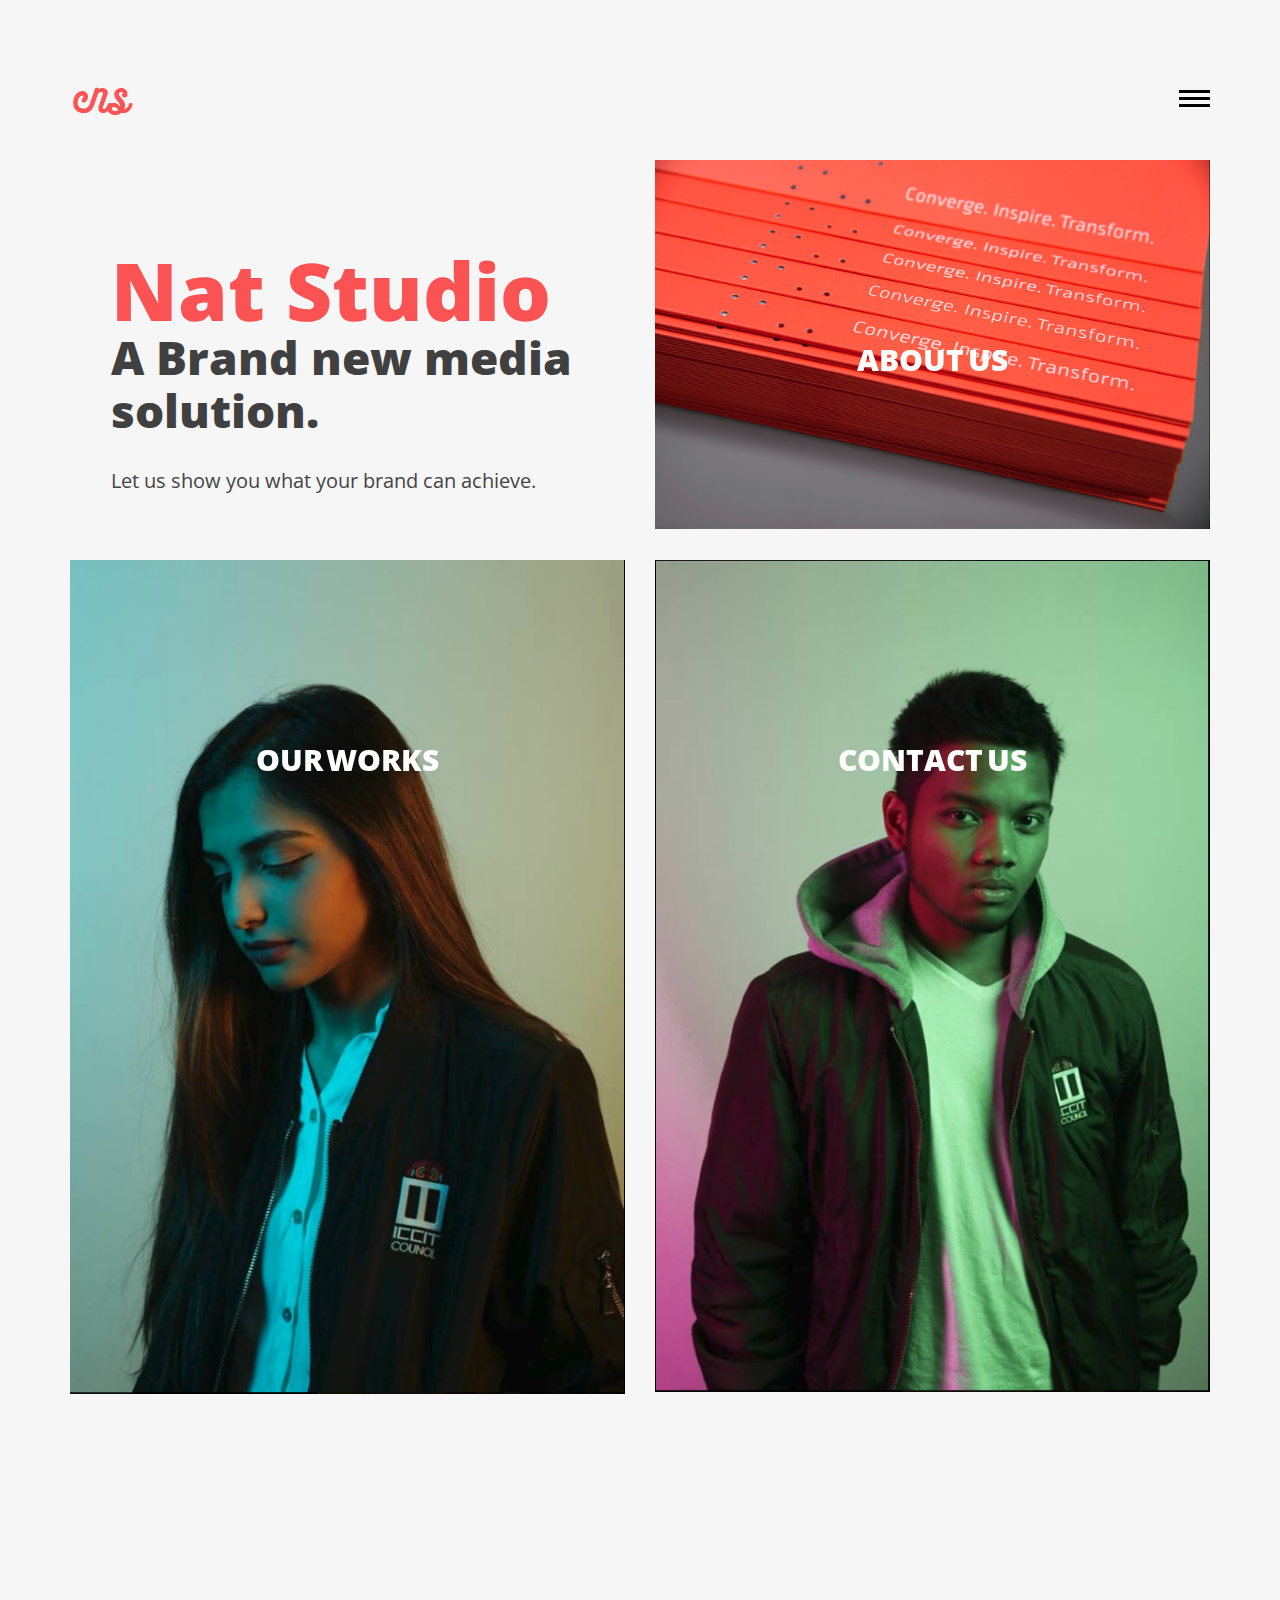
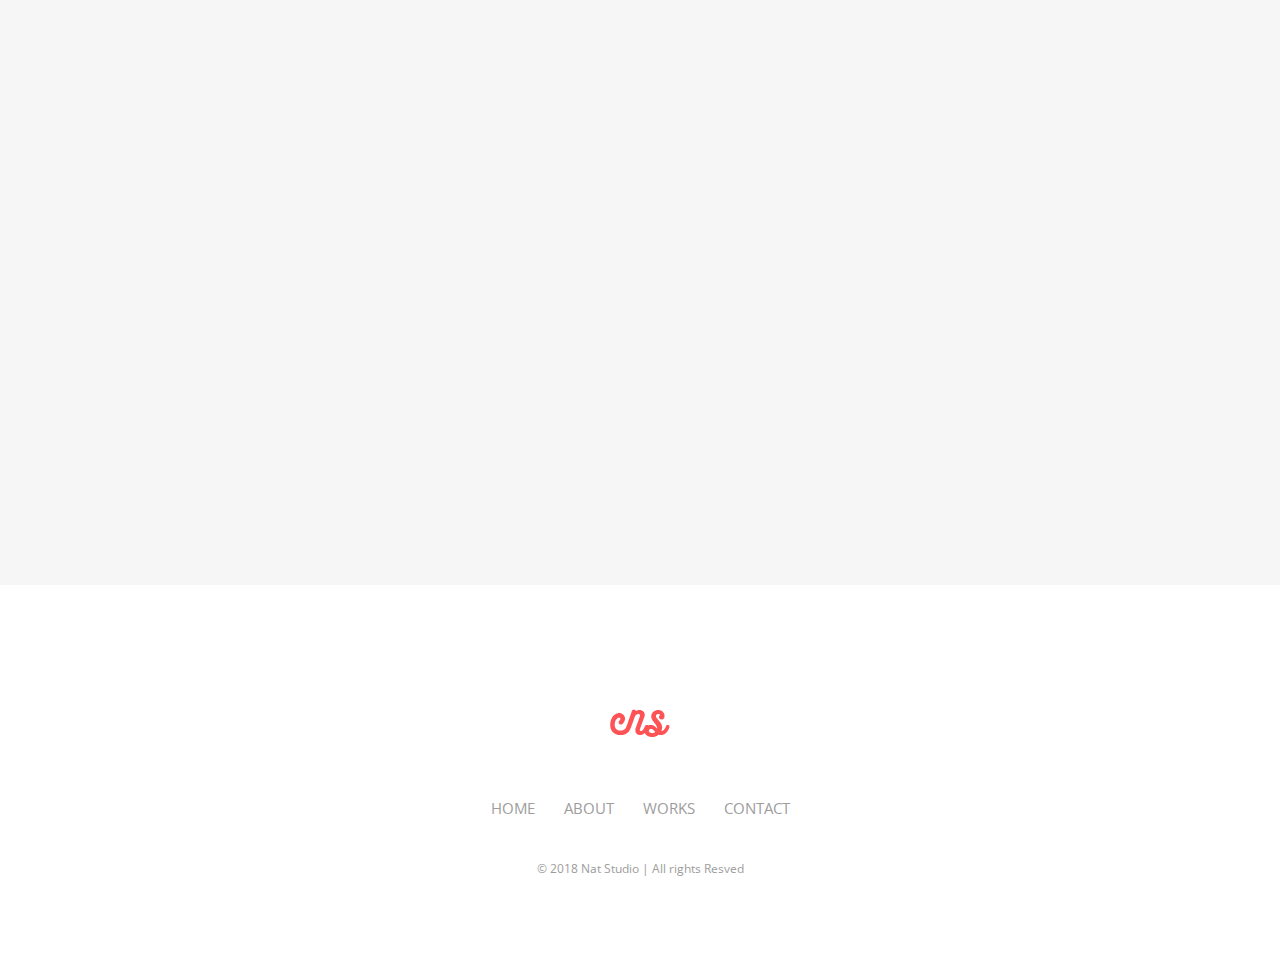
<file: index.html>
<!DOCTYPE HTML>

 <html>

    <head>

    	<meta name="viewport" content="width=device-width, initial-scale=1, maximum-scale=1" />

        <meta charset="utf-8">

        <!-- Description, Keywords and Author -->

        <meta name="description" content="">

        <meta name="author" content="">

        

        <title>Nat Studio</title>

		<link rel="shortcut icon" href="images/favicon.ico" type="image/x-icon">



        <!-- style -->

        <link href="css/style.css" rel="stylesheet" type="text/css">

        <!-- style -->

        <!-- bootstrap -->

        <link href="css/bootstrap.min.css" rel="stylesheet" type="text/css">

        <!-- responsive -->

        <link href="css/responsive.css" rel="stylesheet" type="text/css">

        <!-- font-awesome -->

        <link href="css/font-awesome.min.css" rel="stylesheet" type="text/css">

        <!-- font-awesome -->

        <link href="css/effects/set2.css" rel="stylesheet" type="text/css">

        <link href="css/effects/normalize.css" rel="stylesheet" type="text/css">

        <link href="css/effects/component.css"  rel="stylesheet" type="text/css" >
        <script async src="//pagead2.googlesyndication.com/pagead/js/adsbygoogle.js"></script>
<script>
     (adsbygoogle = window.adsbygoogle || []).push({
          google_ad_client: "ca-pub-2631631278335253",
          enable_page_level_ads: true
     });
</script>
<script async src="//pagead2.googlesyndication.com/pagead/js/adsbygoogle.js"></script>
<!-- Nat -->
<ins class="adsbygoogle"
     style="display:block"
     data-ad-client="ca-pub-2631631278335253"
     data-ad-slot="8141153981"
     data-ad-format="auto"
     data-full-width-responsive="true"></ins>
<script>
(adsbygoogle = window.adsbygoogle || []).push({});
</script>
<!-- Global site tag (gtag.js) - Google Analytics -->
<script async src="https://www.googletagmanager.com/gtag/js?id=UA-123791665-1"></script>
<script>
  window.dataLayer = window.dataLayer || [];
  function gtag(){dataLayer.push(arguments);}
  gtag('js', new Date());

  gtag('config', 'UA-123791665-1');
</script>
</script>
                        <script>
  (function() {
    var cx = '018013949716860128370:mtlufugqo-a';
    var gcse = document.createElement('script');
    gcse.type = 'text/javascript';
    gcse.async = true;
    gcse.src = 'https://cse.google.com/cse.js?cx=' + cx;
    var s = document.getElementsByTagName('script')[0];
    s.parentNode.insertBefore(gcse, s);
  })();
</script>
	</head>



    <body>

    

    	<!-- header -->

        	<header role="header">

            	<div class="container">

                	<!-- logo -->

                    	<h1>

                        	<a href="index.html" title="avana LLC"><img src="images/logo.png" title="avana LLC" alt="avana LLC"/></a>

                        </h1>

                    <!-- logo -->

                    <!-- nav -->

                    <nav role="header-nav" class="navy">

                        <ul>

                            <li class="nav-active"><a href="index.html" title="Home">Home</a></li>

                            <li><a href="about.html" title="About">About</a></li>

                            <li><a href="works.html" title="Works">Works</a></li>

                            <li><a href="contact.html" title="Contact">Contact</a></li>

                        </ul>

                    </nav>

                    <!-- nav -->

                </div>

            </header>

        <!-- header -->

        <!-- main -->

        <main role="main-home-wrapper" class="container">

        	

            <div class="row">

            

            	<section class="col-xs-12 col-sm-6 col-md-6 col-lg-6 ">

                	<article role="pge-title-content">

                    	<header>

                        	<h2><span>Nat Studio</span> A Brand new media solution.</h2>

                        </header>

                        <p>Let us show you  what your brand can achieve.</p>

                    </article>

                </section>

                

                <section class="col-xs-12 col-sm-6 col-md-6 col-lg-6 grid">

                	<figure class="effect-oscar">

                    	<img src="images/home-images/image-3.jpg" alt="" class="img-responsive"/>

                        <figcaption>

                        	<h2><span> About Us </span></h2>

							<p>Who are we</p>

							<a href="about.html">View more</a>

                        </figcaption>

                    </figure>

                </section>

                

                <div class="clearfix"></div>

                

                <section class="col-xs-12 col-sm-6 col-md-6 col-lg-6 grid">

                	<ul class="grid-lod effect-2" id="grid">

                    	<li>

                        	<figure class="effect-oscar">

                            <img src="images/home-images/image-5.jpg" alt="" class="img-responsive"/>

                            <figcaption>

                            	

                                    <h2> <span>Our Works</span></h2>

                                    <p>What did we do</p>

                                    <a href="works.html">View more</a>

                                

                            </figcaption>

                        </figure>

                        </li>

                        



                        <li>

                        	<figure class="effect-oscar">

                            <img src="images/home-images/image-7.jpg" alt="" class="img-responsive"/>

                             <figcaption>

                                    <h2><span>Quote of the Day</span></h2>

                                    <p>"Creativity takes courage."</p>

                            </figcaption>

                        </figure>

                        </li>

                    </ul>

                </section>

                

                <section class="col-xs-12 col-sm-6 col-md-6 col-lg-6 grid">

                	<ul class="grid-lod effect-2" id="grid">

                    	<li>

                        	<figure class="effect-oscar">

                            <img src="images/home-images/image-6.jpg" alt="" class="img-responsive"/>

                             <figcaption>

                                <h2><span>Contact Us</span></h2>

                                    <p>How to reach out</p>

                                <a href="contact.html">View more</a>

                            </figcaption>

                        </figure>

                        </li>

                        <li>

                        	<!--<figure class="effect-oscar">

                            <img src="images/home-images/image-8.jpg" alt="" class="img-responsive"/>

                             <figcaption>

                                <h2> <span>More to come...</span></h2>



                            </figcaption>

                        </figure>--><blockquote class="instagram-media" data-instgrm-captioned data-instgrm-permalink="https://www.instagram.com/p/BmY1e75HWNE/?utm_source=ig_embed" data-instgrm-version="9" style=" background:#FFF; border:0; border-radius:3px; box-shadow:0 0 1px 0 rgba(0,0,0,0.5),0 1px 10px 0 rgba(0,0,0,0.15); margin: 1px; max-width:540px; min-width:326px; padding:0; width:99.375%; width:-webkit-calc(100% - 2px); width:calc(100% - 2px);"><div style="padding:8px;"> <div style=" background:#F8F8F8; line-height:0; margin-top:40px; padding:50.0% 0; text-align:center; width:100%;"> <div style=" background:url([data-uri]); display:block; height:44px; margin:0 auto -44px; position:relative; top:-22px; width:44px;"></div></div> <p style=" margin:8px 0 0 0; padding:0 4px;"> <a href="https://www.instagram.com/p/BmY1e75HWNE/?utm_source=ig_embed" style=" color:#000; font-family:Arial,sans-serif; font-size:14px; font-style:normal; font-weight:normal; line-height:17px; text-decoration:none; word-wrap:break-word;" target="_blank">Welcome to Nat Studio!</a></p> <p style=" color:#c9c8cd; font-family:Arial,sans-serif; font-size:14px; line-height:17px; margin-bottom:0; margin-top:8px; overflow:hidden; padding:8px 0 7px; text-align:center; text-overflow:ellipsis; white-space:nowrap;"><a href="https://www.instagram.com/natstudio.online/?utm_source=ig_embed" style=" color:#c9c8cd; font-family:Arial,sans-serif; font-size:14px; font-style:normal; font-weight:normal; line-height:17px;" target="_blank"> Nat Studio</a> (@natstudio.online) 分享的帖子 · <time style=" font-family:Arial,sans-serif; font-size:14px; line-height:17px;" datetime="2018-08-12T17:58:20+00:00">PDT 2018 年 8月 12 日 上午 10:58</time></p></div></blockquote> <script async defer src="//www.instagram.com/embed.js"></script>

                        </li>

                    </ul>

                </section>

                <div class="clearfix"></div>

            </div>

        </main>

    	<!-- main -->

        <!-- footer -->

        <footer role="footer">

            <!-- logo -->

                <h1>

                    <a href="index.html" title="avana LLC"><img src="images/logo.png" title="avana LLC" alt="avana LLC"/></a>

                </h1>

            <!-- logo -->

            <!-- nav -->

            <nav role="footer-nav">

            	<ul>

                	<li><a href="index.html" title="Home">Home</a></li>

                    <li><a href="about.html" title="About">About</a></li>

                    <li><a href="works.html" title="Works">Works</a></li>

                    <li><a href="contact.html" title="Contact">Contact</a></li>

                </ul>

            </nav>

            <!-- nav -->

            <!--<ul role="social-icons">

            	<li><a href="#"><i class="fa fa-twitter" aria-hidden="true"></i></a></li>

                <li><a href="#"><i class="fa fa-facebook" aria-hidden="true"></i></a></li>

                <li><a href="#"><i class="fa fa-linkedin" aria-hidden="true"></i></a></li>

                <li><a href="#"><i class="fa fa-flickr" aria-hidden="true"></i></a></li>

            </ul>-->
            <div style="padding-left: 20%;padding-right: 20%;"><gcse:search ></gcse:search></div>
            <p class="copy-right">&copy; 2018  Nat Studio | All rights Resved</p>

        </footer>

        <!-- footer -->

    

        <!-- jQuery (necessary for Bootstrap's JavaScript plugins) -->

        <script src="js/jquery.min.js" type="text/javascript"></script>

        <!-- custom -->

		<script src="js/nav.js" type="text/javascript"></script>

        <script src="js/custom.js" type="text/javascript"></script>

        <!-- Include all compiled plugins (below), or include individual files as needed -->

        <script src="js/bootstrap.min.js" type="text/javascript"></script>

        <script src="js/effects/masonry.pkgd.min.js"  type="text/javascript"></script>

		<script src="js/effects/imagesloaded.js"  type="text/javascript"></script>

		<script src="js/effects/classie.js"  type="text/javascript"></script>

		<script src="js/effects/AnimOnScroll.js"  type="text/javascript"></script>

        <script src="js/effects/modernizr.custom.js"></script>

        <!-- jquery.countdown -->

        <script src="js/html5shiv.js" type="text/javascript"></script>

    </body>

</html>
</file>
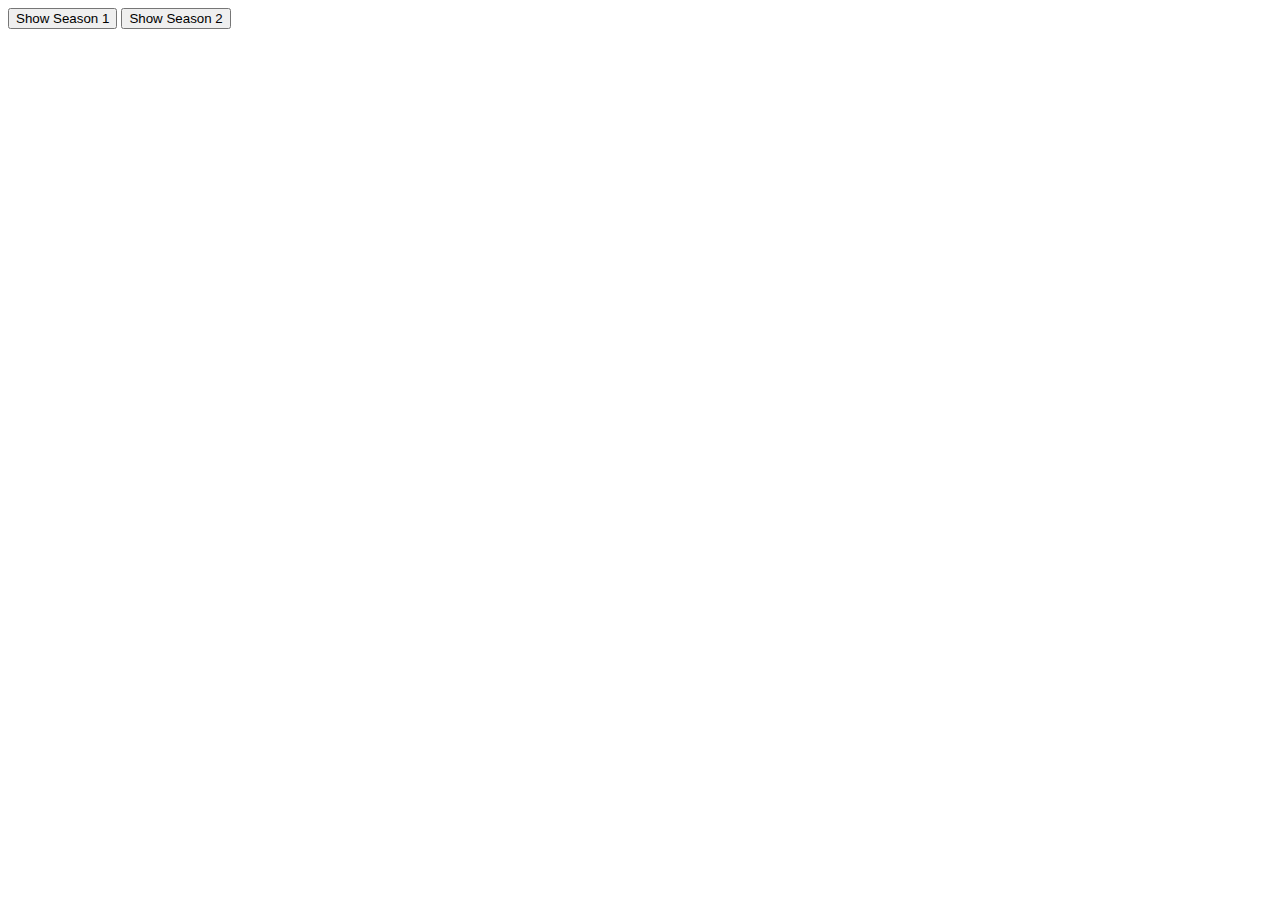
<file: tvshow.html>
<!doctype html>
<html>
<head>
<meta charset="UTF-8">
<title>Untitled Document</title>
<link rel="stylesheet" type="text/css" href="style.css">
<script src="https://ajax.googleapis.com/ajax/libs/jquery/3.3.1/jquery.min.js"></script>

<script type="text/javascript" src="tvshow.json"></script>
<script type="text/javascript" src="tvshow.js"></script>
</head>
<body>

<button onclick="showseasonone()">Show Season 1</button>
<button onclick="showseasontwo()">Show Season 2</button>

<div id="s1"></div>
<div id="s2"></div>


</body>
</html>
</file>
<file: css/style.css>
/*

	Theme Name: avana LLC

	Template URI: 

	Description: 

	Author:

	Author URI: 

	License: 

	License URI:

	Version: 1.0

	

	1. Body style

	2. Header

	3. Main

	4. Footer

	5. About

	

*/

@import url(https://fonts.googleapis.com/css?family=Open+Sans:400,300,300italic,400italic,600,600italic,700,700italic,800,800italic);

html {

	-ms-text-size-adjust: 100%;

	-webkit-text-size-adjust: 100%;

}

*, *:before, *:after {

	-webkit-box-sizing: border-box;

	-moz-box-sizing: border-box;

	box-sizing: border-box;

}

input, textarea {

	-webkit-appearance: none;

	-webkit-border-radius: 0;

}

button, html input[type="button"],/* 1 */ input[type="reset"], input[type="submit"] {

	-webkit-appearance: button;

	cursor: pointer;

 *overflow:visible;

}

body, img,.commentys-form input[type="text"],.commentys-form input[type="email"],.commentys-form input[type="url"],.commentys-form textarea {

	transition: all .2s linear;

	-o-transition: all .2s linear;

	-moz-transition: all .2s linear;

	-webkit-transition: all .2s linear;

}

html, body, div, span, object, iframe, h1, h2, h3, h4, h5, h6, p, blockquote, pre, abbr, address, cite, code, del, dfn, em, img, ins, kbd, q, samp, small, strong, sub, sup, var, b, i, dl, dt, dd, ol, ul, li, fieldset, form, label, legend, table, caption, tbody, tfoot, thead, tr, th, td, article, aside, canvas, details, figcaption, figure, footer, header, hgroup, menu, nav, section, summary, time, mark, audio, video, input, main {

	-webkit-box-sizing: border-box;

	-moz-box-sizing: border-box;

	box-sizing: border-box;

	margin: 0;

	padding: 0;

	vertical-align: baseline;

	border: 0;

	outline: 0;

}


article, aside, details, figcaption, figure, footer, header, hgroup, menu, nav, section, img, main {

	display: block

}

audio, canvas, video {

	display: inline-block;

 *display:inline;

 *zoom:1

}

blockquote:before, blockquote:after, q:before, q:after {

	content: '';

	content: none;

}

.clear {

	clear: both;

	line-height: 0;

	height: 0;

}

a {

	text-decoration: none;

	outline: none;

	color: #010101;

	transition-delay: 0s;

	transition-duration: 0.6s;

	transition-property: all;

	transition-timing-function: ease;

}

a:focus, img:focus, button:focus, .btn:focus {outline: none;}

::-moz-selection {background-color:#fb5353;color:#fff;text-shadow:none;}

::selection {background-color: #fb5353;color: #fff;text-shadow: none;}

@font-face {font-family: 'Open Sans', sans-serif;}

/*===== Header ===*/

header[role="header"]{ padding-top:80px; padding-bottom:39px}

header[role="header"] h1{ padding:0; margin:0}

header[role="header"] h1 > a{ max-width:66px; display:block; float:left}

header[role="header"] nav{ padding-top:10px;transition-delay: 0s;

transition-duration: 0.6s;transition-property: all;transition-timing-function: ease;}

header[role="header"] nav ul{ display:none; position: fixed; z-index:60; text-align:center; width:100%; height:100%; top:0; left:0; right:0; background-color:rgba(255,255,255,0.8); padding:0; margin:0; padding-top:199px;}

header[role="header"] nav ul > li{ font-weight:800; font-size:42px; display:block}

header[role="header"] nav ul > li > a{ display:block; line-height:72px; color:#404040}

header[role="header"] nav ul > li:hover a,header[role="header"] nav ul > li.nav-active a{ text-decoration:none; color:#fb5353}

header[role="header"] nav #menu-button {width: 31px;font-size: 0;float: right;height: 19px;position: relative; z-index:70;

-webkit-transform: rotate(0deg);-moz-transform: rotate(0deg);-o-transform: rotate(0deg);transform: rotate(0deg);-webkit-transition: .5s ease-in-out;-moz-transition: .5s ease-in-out;-o-transition: .5s ease-in-out;transition: .5s ease-in-out;cursor: pointer;}

header[role="header"] nav #menu-button span {display: block;position: absolute;z-index: 60;height: 3px;

width: 100%;background: #111111;opacity: 1;left: 0;

-webkit-transform: rotate(0deg);-moz-transform: rotate(0deg);-o-transform: rotate(0deg);

transform: rotate(0deg);-webkit-transition: .25s ease-in-out;-moz-transition: .25s ease-in-out;-o-transition: .25s ease-in-out;transition: .25s ease-in-out;}

header[role="header"] nav #menu-button span {background: #010101;}

header[role="header"] nav #menu-button span:nth-child(1) {top:0px;}

header[role="header"] nav #menu-button span:nth-child(2) {top:7px;}

header[role="header"] nav #menu-button span:nth-child(3) {top:14px;}

header[role="header"] nav #menu-button.open span:nth-child(1) {top: 10px;

-webkit-transform: rotate(135deg);-moz-transform: rotate(135deg);-o-transform: rotate(135deg);transform: rotate(135deg);}

header[role="header"] nav #menu-button.open span:nth-child(2) {opacity: 0;left: -60px;}

header[role="header"] nav #menu-button.open span:nth-child(3) {top: 10px;

-webkit-transform: rotate(-135deg);-moz-transform: rotate(-135deg);-o-transform: rotate(-135deg);transform: rotate(-135deg);}

/*===== main ===*/

main[role="main-home-wrapper"],main[role="main-inner-wrapper"] { padding-bottom:90px}

main[role="main-home-wrapper"] article[role="pge-title-content"],main[role="main-inner-wrapper"] article[role="pge-title-content"]{ padding-left:41px}

main[role="main-home-wrapper"] article[role="pge-title-content"] header,main[role="main-inner-wrapper"] article[role="pge-title-content"] header{ padding-bottom:19px; padding-top:83px}

main[role="main-home-wrapper"] article[role="pge-title-content"] header h2,main[role="main-inner-wrapper"] article[role="pge-title-content"] header h2{ font-size:46px; line-height:53px; color:#404040; font-weight:800}

main[role="main-home-wrapper"] article[role="pge-title-content"] header h2 span,main[role="main-inner-wrapper"] article[role="pge-title-content"] header h2 span{ display:block; font-size:80px; color:#fb5353; padding-bottom:15px}

main[role="main-home-wrapper"] article[role="pge-title-content"] p,main[role="main-inner-wrapper"] article[role="pge-title-content"] p{ font-size:20px; line-height:30px; color:#454545}

/*===== footer ===*/

footer[role="footer"]{ background-color:#FFF; padding-top:100px; padding-bottom:77px}

footer[role="footer"] > h1 a{ margin:0 auto; display:block; max-width:66px;}

footer[role="footer"] nav{ padding-top:37px; padding-bottom:43px}

footer[role="footer"] nav > ul{ text-align:center; padding:0; margin:0}

footer[role="footer"] nav > ul > li{ display: inline-block; text-transform:uppercase; font-size:15px; margin:0 13px}

footer[role="footer"] nav > ul > li > a{ color:#9d9d9d}

footer[role="footer"] nav > ul > li:hover a{ text-decoration:none; color:#fb5353}

footer[role="footer"] ul[role="social-icons"]{ padding:0; margin:0; text-align:center; padding-bottom:40px;}

footer[role="footer"] ul[role="social-icons"] > li{ display: inline-block; margin:0 6.5px}

footer[role="footer"] ul[role="social-icons"] > li > a{ display:block; width:42px; height:42px; background-color:#bbbbbb; color:#FFF; line-height:42px; font-size:20px; border-radius:100%; text-align:center}

footer[role="footer"] ul[role="social-icons"] > li:hover a{ background-color:#fb5353}

footer[role="footer"] .copy-right{ text-align:center; display:block; font-size:12px; line-height:13px; color:#9c9c9c}

/*===== About ===*/

main[role="main-inner-wrapper"] .about-content{ background-color:#fb5353; padding-top:57px; padding-left:70px; padding-right:67px; padding-bottom:58px}

main[role="main-inner-wrapper"] .about-content p{ font-size:17px; line-height:30px; color:#FFF; padding-bottom:20px}

main[role="main-inner-wrapper"] .thumbnails-pan{ padding-top:30px}

main[role="main-inner-wrapper"] .thumbnails-pan section figure{ background-color:#FFF; position:relative; overflow:hidden; cursor:pointer}

main[role="main-inner-wrapper"] .thumbnails-pan section figure,main[role="main-inner-wrapper"] .thumbnails-pan section figure, img,main[role="main-inner-wrapper"] .thumbnails-pan section figure figcaption,section.blog-content figure,section.blog-content figure img,section.blog-content  article{transition-delay: 0s;transition-duration: 0.6s;transition-property: all;transition-timing-function: ease;}

main[role="main-inner-wrapper"] .thumbnails-pan section figure figcaption{ position:absolute; bottom:-50%; left:0; right:0; background-color:#fb5353; margin:0 69px; text-align:center; color:#FFF; padding-top:16px; padding-bottom:27px}

main[role="main-inner-wrapper"] .thumbnails-pan section figure figcaption h3{ font-size:21px; line-height:22px; font-weight:300}

main[role="main-inner-wrapper"] .thumbnails-pan section figure figcaption h5{ text-transform:uppercase; font-size:13px; line-height:14px; font-weight:bold}

main[role="main-inner-wrapper"] .thumbnails-pan section figure:hover,section.blog-content:hover article{ background-color:#fb5353; color:#FFF}

main[role="main-inner-wrapper"] .thumbnails-pan section figure:hover img,section.blog-content:hover figure img{-webkit-transform: scale3d(1.08,1.08,2);transform: scale3d(1.08,1.08,2); opacity:0.5}

main[role="main-inner-wrapper"] .thumbnails-pan section figure:hover figcaption{ bottom:0;}

/*===== Blog ===*/

article[role="pge-title-content"].blog-header{ padding-bottom:218px}

section.blog-content{ margin-bottom:29px}

section.blog-content figure{ overflow:hidden; position:relative;background-color: rgba(255,255,255,0.4); cursor:pointer}

section.blog-content figure .post-date{ text-align:center; color:#FFF; font-weight:800; font-size:14px; line-height:18px; text-transform:uppercase; display:block; background-color:#fb5353; width:130px; height:130px; position:absolute; left:0; top:0; padding-top:41px; z-index:50}

section.blog-content figure .post-date span{ font-size:50px; line-height:35px; display:block}

section.blog-content  article{ font-size:21px; line-height:30px; color:#FFF;  font-weight:800; color:#343434; padding-left:42px; padding-top:33px; padding-bottom:31px;}

section.blog-content:hover figure img{ opacity:0.5}

/*===== Contact ===*/

article[role="pge-title-content"].contact-header{ padding-bottom:218px}

article[role="pge-title-content"].contact-header p a{ color:#343434; padding-right:34px}

article[role="pge-title-content"].contact-header p a:hover{color:#fb5353; text-decoration:none}

.demo-wrapper {width: 100%;margin: 0 auto;height:499px;}

#surabaya {width: 100%;height: 100%;}

.error_message{ color:#e84d49}

#success_page h3,#success_page p{color:#60ca6f }

.contat-from-wrapper{ padding:0 69px; margin-top:108px}

.contat-from-wrapper input[type="text"],.contat-from-wrapper input[type="email"],.contat-from-wrapper textarea{ width:100%; display:block; outline:none; border-bottom:1px solid #bbbbbb; background-color:inherit; color:#404040; font-size:21px; line-height:23px; padding-bottom:24px}

.contat-from-wrapper input[type="text"]:focus,.contat-from-wrapper input[type="email"]:focus,.contat-from-wrapper textarea:focus{ border-bottom-color:#9f9e9e}

.contat-from-wrapper form ::-webkit-input-placeholder { color:#404040; }

.contat-from-wrapper form ::-moz-placeholder { color:#404040; } /* firefox 19+ */

.contat-from-wrapper form :-ms-input-placeholder { color:#404040; } /* ie */

.contat-from-wrapper form input:-moz-placeholder { color:#404040; }

.contat-from-wrapper textarea{ border-bottom:1px solid #bbbbbb; border-left:none; border-right:none; border-top:none; height:77px; margin-top:56px}

.contat-from-wrapper input[type="submit"]{ display:block; border:none; outline:none; width:200px; line-height:60px; text-transform:uppercase; font-size:21px; color:#FFF; font-weight:800; letter-spacing:2px; background-color:#e84d49; margin:41px auto; margin-bottom:0}

.contat-from-wrapper input[type="submit"]:hover{background-color:#f8524e}

/*== Work Details ==*/

.work-details,.blog-details{ padding:0 69px; margin-top:73px}

.work-details header h2{ color:#343434; font-size:36px; font-weight:800}

.work-details header a{ display:inline-block; color:#fb5353; font-size:18px;font-weight:800;padding-top:3px}

.work-details header a i{ color:#0d0d0d; padding-left:10px}

.work-details header a:hover{ color:#0d0d0d; text-decoration:none}

.work-details header a:hover i{ color:#fb5353}

.work-details p{ font-size:16px; color:#666666; line-height:30px; margin-bottom:20px; font-weight:300}

.work-details p strong{ font-weight:800}

.work-images{ margin-top:46px}

.work-images li{ margin-bottom:50px}

/*== Blog Details ==*/

.bog-header { padding-bottom:62px}

.bog-header h3,.comments-pan h3,.commentys-form h4{ color:#404040;font-weight:800; padding-bottom:24px; display:block}

.bog-header h3 span{ color:#fb5353}

.bog-header h2{ font-size:36px; font-weight:normal}

.blog-details .enter-content{ margin-top:62px}

.blog-details .enter-content p{ font-size:16px; line-height:30px; font-weight:300; margin-bottom:23px}

.comments-pan{border-top:2px solid #dedede; padding-top:15px}

.comments-pan h3{border-bottom:2px solid #dedede; padding-bottom:34px; margin-bottom:52px}

.comments-reply,.reply-pan{ padding:0; margin:0; list-style:none}

.comments-reply li{ display:block; border-bottom:2px solid #dedede; overflow:hidden; padding-bottom:51px; margin-bottom:39px}

.comments-reply li figure{ float:left; width:70px; background-color:#000}

.comments-reply li section{ float:left; padding-left:30px; font-size:16px; line-height:30px; font-weight:300; color:#343434;width: 92%;}

.comments-reply li section .date-pan{ font-size:14px; line-height:18px; padding-bottom:25px}

.comments-reply li section h4{font-weight:800; color:#404040; font-size:21px; margin-bottom:6px; margin-top:0}

.comments-reply li section h4 a{ font-size:16px; color:#fb5353;font-weight:400; display:inline-block; padding-left:20px}

.reply-pan{ clear:both; display:block; margin-left:100px;padding-top:39px }

.reply-pan li{ border-bottom:none;border-top:2px solid #dedede; padding-bottom:0; margin-bottom:0;padding-top:38px;}

.commentys-form h4{ font-size:24px}

.commentys-form form{ margin-top:30px}

.commentys-form input[type="text"],.commentys-form input[type="email"],.commentys-form input[type="url"],.commentys-form textarea{ font-size:21px; line-height:22px; color:#404040; padding-bottom:26px; border-bottom:2px solid #bbbbbb; width:100%; display:block; border-left:none; border-right:none; border-top:none; background-color:transparent; outline:none}

.commentys-form textarea{ margin-top:57px}

.commentys-form input[type="text"]:focus,.commentys-form input[type="email"]:focus,.commentys-form input[type="url"]:focus,.commentys-form textarea:focus{ border-bottom-color:#000}

.commentys-form input[type="button"]{ padding:0 36px; text-transform:uppercase; display:inline-block; font-size:21px; line-height:60px; color:#FFF; font-weight: bold; text-align:center; border:none; outline:none; background-color:#fb5353; margin-top:50px}

.commentys-form input[type="button"]:hover{ background-color:#ff5c5c}
</file>
<file: css/responsive.css>
/* md */
@media (min-width: 992px) and (max-width: 1199px) {
	.comments-reply li section{ width:88%}
}
/* sm */
@media (min-width: 768px) and (max-width: 991px) {
	header[role="header"]{ padding:8% 0;}
	header[role="header"] nav ul{ padding-top:10%}
	main[role="main-home-wrapper"] article[role="pge-title-content"],main[role="main-inner-wrapper"] article[role="pge-title-content"]{ padding-left:0}
	main[role="main-home-wrapper"] article[role="pge-title-content"] header,main[role="main-inner-wrapper"] article[role="pge-title-content"] header{ padding-top:0}
	main[role="main-home-wrapper"] article[role="pge-title-content"] header h2,main[role="main-inner-wrapper"] article[role="pge-title-content"] header h2{ font-size:34px}
	main[role="main-home-wrapper"] article p br{ display:none}
	footer[role="footer"]{ padding:30px 0}
	footer[role="footer"] nav{ padding:15px 0}
	main[role="main-inner-wrapper"] .about-content{ padding:5%}
	main[role="main-inner-wrapper"] .thumbnails-pan section figure figcaption{ margin:0 10%}
	section.blog-content figure .post-date{ padding-top:20px; height:100px; width:100px}
	article.contact-header[role="pge-title-content"] p a{padding-right:10px}
	.contat-from-wrapper{ margin-top:10px; padding:0 15px}
	.grid-lod li{ width:100% !important; position:static !important; display:inline-block}
	.grid-lod li img{ width:100%}
	.work-details,.blog-details{ padding:0; margin-top:0}
	.comments-reply li section{ width:88%}
}
/* xs */
@media (max-width: 767px) {
	header[role="header"]{ padding:8% 0;}
	header[role="header"] nav ul{ padding-top:10%}
	header[role="header"] nav ul > li{ font-size:30px}
	header[role="header"] nav ul > li > a{ line-height:55px}
	main[role="main-home-wrapper"] article[role="pge-title-content"],main[role="main-inner-wrapper"] article[role="pge-title-content"]{ padding-left:0}
	main[role="main-home-wrapper"] article[role="pge-title-content"] header,main[role="main-inner-wrapper"] article[role="pge-title-content"] header{ padding-top:10px}
	main[role="main-home-wrapper"] article[role="pge-title-content"] header h2,main[role="main-inner-wrapper"] article[role="pge-title-content"] header h2{ font-size:47px}
	main[role="main-home-wrapper"] article[role="pge-title-content"] header h2 span, main[role="main-inner-wrapper"] article[role="pge-title-content"] header h2 span{ font-size:60px;}
	main[role="main-home-wrapper"] article{ padding-bottom:30px}
	main[role="main-home-wrapper"] article p br{ display:none}
	footer[role="footer"]{ padding:40px 0}
	footer[role="footer"] nav{ padding:15px 0}
	main[role="main-inner-wrapper"] .about-content{ padding:5%}
	main[role="main-inner-wrapper"] .thumbnails-pan section figure{ margin-bottom:20px}
	article[role="pge-title-content"].blog-header,article[role="pge-title-content"].contact-header{ padding-bottom:30px}
	section.blog-content figure .post-date{ padding-top:20px; height:100px; width:100px}
	section.blog-content article{ padding:2% 5%; font-size:18px; line-height:24px;font-family: 'proxima_nova_cn_rgregular';}
	article.contact-header[role="pge-title-content"] p a{ font-size:18px; padding-right:10px}
	.contat-from-wrapper{ margin-top:10px; padding:0 15px}
	.contat-from-wrapper input[type="text"], .contat-from-wrapper input[type="email"]{ margin-bottom:20px}
	.contat-from-wrapper textarea{ margin-top:0}
	.work-details,.blog-details{ padding:0; margin-top:0}
	.work-images{ margin-top:0}
	.work-images li{ margin-bottom:0; width:100%}
	.work-images li figcaption h2{ font-size:18px;}
	.grid-lod li{ width:100% !important; position:static !important}
	.bog-header h3, .comments-pan h3, .commentys-form h4{ padding-bottom:0}
	.bog-header h2{ font-size:18px; line-height:26px}
	.bog-header{ padding-bottom:20px}
	.blog-details .enter-content{ margin-top:10px}
	.blog-details .enter-content p,.comments-reply li section{ font-size:14px; line-height:26px}
	.comments-pan h3{ padding-bottom:20px; margin-top:0}
	.comments-reply li section{ float:none; width:auto; padding-left:0}
	.comments-reply li figure{ margin-right:20px}
	.reply-pan{ margin-left:20px}
	.commentys-form input[type="text"], .commentys-form input[type="email"], .commentys-form input[type="url"], .commentys-form textarea{ margin-bottom:20px}
	.commentys-form textarea{ margin-top:0; margin-bottom:0}
	
}
</file>
<file: css/effects/set2.css>
.grid {

	position: relative;

	list-style: none; overflow:hidden; 

	text-align: center;

}



/* Common style */

.grid figure {

	position: relative;margin-bottom:31px;

	overflow: hidden;

	min-width: 100%;

	max-width: 100%;

	width:100%;

	height: 100%; min-height:100%;

	background: #3085a3;

	text-align: center;

	cursor: pointer;

}



.grid figure img {

	position: relative;

	display: block;

	min-height: 100%;

	max-width: 100%;

	opacity: 0.8;

}



.grid figure figcaption {

	padding:0;

	color: #fff;

	text-transform: uppercase;

	font-size: 1.25em;

	-webkit-backface-visibility: hidden;

	backface-visibility: hidden;

	line-height:100%;

}

.grid figure figcaption header a{}

.grid figure figcaption::before,

.grid figure figcaption::after {

	pointer-events: none;

}



.grid figure figcaption,

.grid figure figcaption > a {

	position: absolute;

	top: 0;

	left: 0;

	width: 100%;

	height: 100%;

}



/* Anchor will cover the whole item by default */

/* For some effects it will show as a button */

.grid figure figcaption > a {

	z-index: 1000;

	text-indent: 200%;

	white-space: nowrap;

	font-size: 0;

	opacity: 0;

}



.grid figure h2 {

	word-spacing: -0.15em;

	font-weight:400; color:#FFF;

}



.grid figure h2 span {

	font-weight: 800;

}



.grid figure h2,

.grid figure p {

	margin: 0;

}



.grid figure p {

	letter-spacing: 1px;

	font-size:16px; line-height:22px;

}





/* Individual effects */




/*---------------*/

/***** Oscar *****/

/*---------------*/



figure.effect-oscar {

	/*background: -webkit-linear-gradient(45deg, #22682a 0%, #9b4a1b 40%, #3a342a 100%);

	background: linear-gradient(45deg, #22682a 0%,#9b4a1b 40%,#3a342a 100%);*/

	background-color:#fb5353;

}



figure.effect-oscar img {

	opacity: 1;

	-webkit-transition: opacity 0.35s;

	transition: opacity 0.35s;

}



figure.effect-oscar figcaption {

	padding: 4em;

	background-color: rgba(58,52,42,0);

	-webkit-transition: background-color 0.35s;

	transition: background-color 0.35s;

}



figure.effect-oscar figcaption::before {

	position: absolute;

	top: 30px;

	right: 30px;

	bottom: 30px;

	left: 30px;

	border: 1px solid #fff;

	content: '';

}



figure.effect-oscar h2 {

font-weight:400;	margin: 20% 0 10px 0;

	-webkit-transition: -webkit-transform 0.35s;

	transition: transform 0.35s;

	-webkit-transform: translate3d(0,100%,0);

	transform: translate3d(0,100%,0);

}

figure.effect-oscar h2 span{

	font-weight:800

}

figure.effect-oscar figcaption::before,

figure.effect-oscar p {

	font-weight:400;

	opacity: 0;

	-webkit-transition: opacity 0.35s, -webkit-transform 0.35s;

	transition: opacity 0.35s, transform 0.35s;

	-webkit-transform: scale(0);

	transform: scale(0);

}



figure.effect-oscar:hover h2 {

	-webkit-transform: translate3d(0,0,0);

	transform: translate3d(0,0,0);

}



figure.effect-oscar:hover figcaption::before,

figure.effect-oscar:hover p {

	opacity: 1;

	-webkit-transform: scale(1);

	transform: scale(1);

}



figure.effect-oscar:hover figcaption {

	background-color: rgba(58,52,42,0);

}



figure.effect-oscar:hover img {

	opacity: 0.4;

}



@media screen and (max-width: 50em) {

	.content {

		padding: 0 10px;

		text-align: center;

	}

	.grid figure {

		display: inline-block;

		float: none;

		margin: 10px auto;

		width: 100%;

	}

}

@media (min-width: 768px) and (max-width: 991px) {

	figure.effect-oscar figcaption::before{ left:10px; right:10px; top:10px; bottom:10px;}

	figure.effect-oscar figcaption{ padding:0em}

	figure.effect-oscar h2{ font-size:20px;}

	figure.effect-oscar p{ font-size:13px;  padding:2%; display:block; width:90%; margin:0 auto;}

}



@media (max-width: 767px) {

	figure.effect-oscar figcaption::before{ left:10px; right:10px; top:10px; bottom:10px;}

	figure.effect-oscar figcaption{ padding:0em}

	figure.effect-oscar h2{ font-size:15px;}

	figure.effect-oscar p{ font-size:13px;  padding:2%; display:block; width:90%; margin:0 auto;}

}
</file>
<file: css/effects/component.css>
.grid-lod {
	/*max-width: 69em;
	list-style: none;
	margin: 30px auto;
	padding: 0;*/
}

.grid-lod li {
	display: block;
/*	float: left;
	padding: 7px;
	width: 33%;*/
	opacity: 0;
}

.grid-lod li.shown,
.no-js .grid-lod li,
.no-cssanimations .grid-lod li {
	opacity: 1;
}

.grid-lod li a,
.grid-lod li img {
	outline: none;
	border: none;
	display: block;
	max-width: 100%;
}

/* Effect 1: opacity */
.grid-lod.effect-1 li.animate {
	-webkit-animation: fadeIn 0.65s ease forwards;
	animation: fadeIn 0.65s ease forwards;
}

@-webkit-keyframes fadeIn {
	0% { }
	100% { opacity: 1; }
}

@keyframes fadeIn {
	0% { }
	100% { opacity: 1; }
}

/* Effect 2: Move Up */
.grid-lod.effect-2 li.animate {
	-webkit-transform: translateY(200px);
	transform: translateY(200px);
	-webkit-animation: moveUp 0.65s ease forwards;
	animation: moveUp 0.65s ease forwards;
}

@-webkit-keyframes moveUp {
	0% { }
	100% { -webkit-transform: translateY(0); opacity: 1; }
}

@keyframes moveUp {
	0% { }
	100% { -webkit-transform: translateY(0); transform: translateY(0); opacity: 1; }
}

/* Effect 3: Scale up */
.grid-lod.effect-3 li.animate {
	-webkit-transform: scale(0.6);
	transform: scale(0.6);
	-webkit-animation: scaleUp 0.65s ease-in-out forwards;
	animation: scaleUp 0.65s ease-in-out forwards;
}

@-webkit-keyframes scaleUp {
	0% { }
	100% { -webkit-transform: scale(1); opacity: 1; }
}

@keyframes scaleUp {
	0% { }
	100% { -webkit-transform: scale(1); transform: scale(1); opacity: 1; }
}

/* Effect 4: fall perspective */
.grid-lod.effect-4 {
	-webkit-perspective: 1300px;
	perspective: 1300px;
}

.grid-lod.effect-4 li.animate {
	-webkit-transform-style: preserve-3d;
	transform-style: preserve-3d;
	-webkit-transform: translateZ(400px) translateY(300px) rotateX(-90deg);
	transform: translateZ(400px) translateY(300px) rotateX(-90deg);
	-webkit-animation: fallPerspective .8s ease-in-out forwards;
	animation: fallPerspective .8s ease-in-out forwards;
}

@-webkit-keyframes fallPerspective {
	0% { }
	100% { -webkit-transform: translateZ(0px) translateY(0px) rotateX(0deg); opacity: 1; }
}

@keyframes fallPerspective {
	0% { }
	100% { -webkit-transform: translateZ(0px) translateY(0px) rotateX(0deg); transform: translateZ(0px) translateY(0px) rotateX(0deg); opacity: 1; }
}

/* Effect 5: fly (based on http://lab.hakim.se/scroll-effects/ by @hakimel) */
.grid-lod.effect-5 {
	-webkit-perspective: 1300px;
	perspective: 1300px;
}

.grid-lod.effect-5 li.animate {
	-webkit-transform-style: preserve-3d;
	transform-style: preserve-3d;
	-webkit-transform-origin: 50% 50% -300px;
	transform-origin: 50% 50% -300px;
	-webkit-transform: rotateX(-180deg);
	transform: rotateX(-180deg);
	-webkit-animation: fly .8s ease-in-out forwards;
	animation: fly .8s ease-in-out forwards;
}

@-webkit-keyframes fly {
	0% { }
	100% { -webkit-transform: rotateX(0deg); opacity: 1; }
}

@keyframes fly {
	0% { }
	100% { -webkit-transform: rotateX(0deg); transform: rotateX(0deg); opacity: 1; }
}

/* Effect 6: flip (based on http://lab.hakim.se/scroll-effects/ by @hakimel) */
.grid-lod.effect-6 {
	-webkit-perspective: 1300px;
	perspective: 1300px;
}

.grid-lod.effect-6 li.animate {
	-webkit-transform-style: preserve-3d;
	transform-style: preserve-3d;
	-webkit-transform-origin: 0% 0%;
	transform-origin: 0% 0%;
	-webkit-transform: rotateX(-80deg);
	transform: rotateX(-80deg);
	-webkit-animation: flip .8s ease-in-out forwards;
	animation: flip .8s ease-in-out forwards;
}

@-webkit-keyframes flip {
	0% { }
	100% { -webkit-transform: rotateX(0deg); opacity: 1; }
}

@keyframes flip {
	0% { }
	100% { -webkit-transform: rotateX(0deg); transform: rotateX(0deg); opacity: 1; }
}

/* Effect 7: helix (based on http://lab.hakim.se/scroll-effects/ by @hakimel) */
.grid-lod.effect-7 {
	-webkit-perspective: 1300px;
	perspective: 1300px;
}

.grid-lod.effect-7 li.animate {
	-webkit-transform-style: preserve-3d;
	transform-style: preserve-3d;
	-webkit-transform: rotateY(-180deg);
	transform: rotateY(-180deg);
	-webkit-animation: helix .8s ease-in-out forwards;
	animation: helix .8s ease-in-out forwards;
}

@-webkit-keyframes helix {
	0% { }
	100% { -webkit-transform: rotateY(0deg); opacity: 1; }
}

@keyframes helix {
	0% { }
	100% { -webkit-transform: rotateY(0deg); transform: rotateY(0deg); opacity: 1; }
}

/* Effect 8:  */
.grid-lod.effect-8 {
	-webkit-perspective: 1300px;
	perspective: 1300px;
}

.grid-lod.effect-8 li.animate {
	-webkit-transform-style: preserve-3d;
	transform-style: preserve-3d;
	-webkit-transform: scale(0.4);
	transform: scale(0.4);
	-webkit-animation: popUp .8s ease-in forwards;
	animation: popUp .8s ease-in forwards;
}

@-webkit-keyframes popUp {
	0% { }
	70% { -webkit-transform: scale(1.1); opacity: .8; -webkit-animation-timing-function: ease-out; }
	100% { -webkit-transform: scale(1); opacity: 1; }
}

@keyframes popUp {
	0% { }
	70% { -webkit-transform: scale(1.1); transform: scale(1.1); opacity: .8; -webkit-animation-timing-function: ease-out; animation-timing-function: ease-out; }
	100% { -webkit-transform: scale(1); transform: scale(1); opacity: 1; }
}

@media screen and (max-width: 900px) {
	.grid-lod li {
		width: 50%;
	}
}

@media screen and (max-width: 400px) {
	.grid-lod li {
		width: 100%;
	}
}
</file>
<file: style.css>
@charset "UTF-8";
/* CSS Document */

table{
	border-collapse:collapse;
	border:1px solid black;
}

table td, table th{
	border:1px solid black;
	padding:10px;
}
</file>
